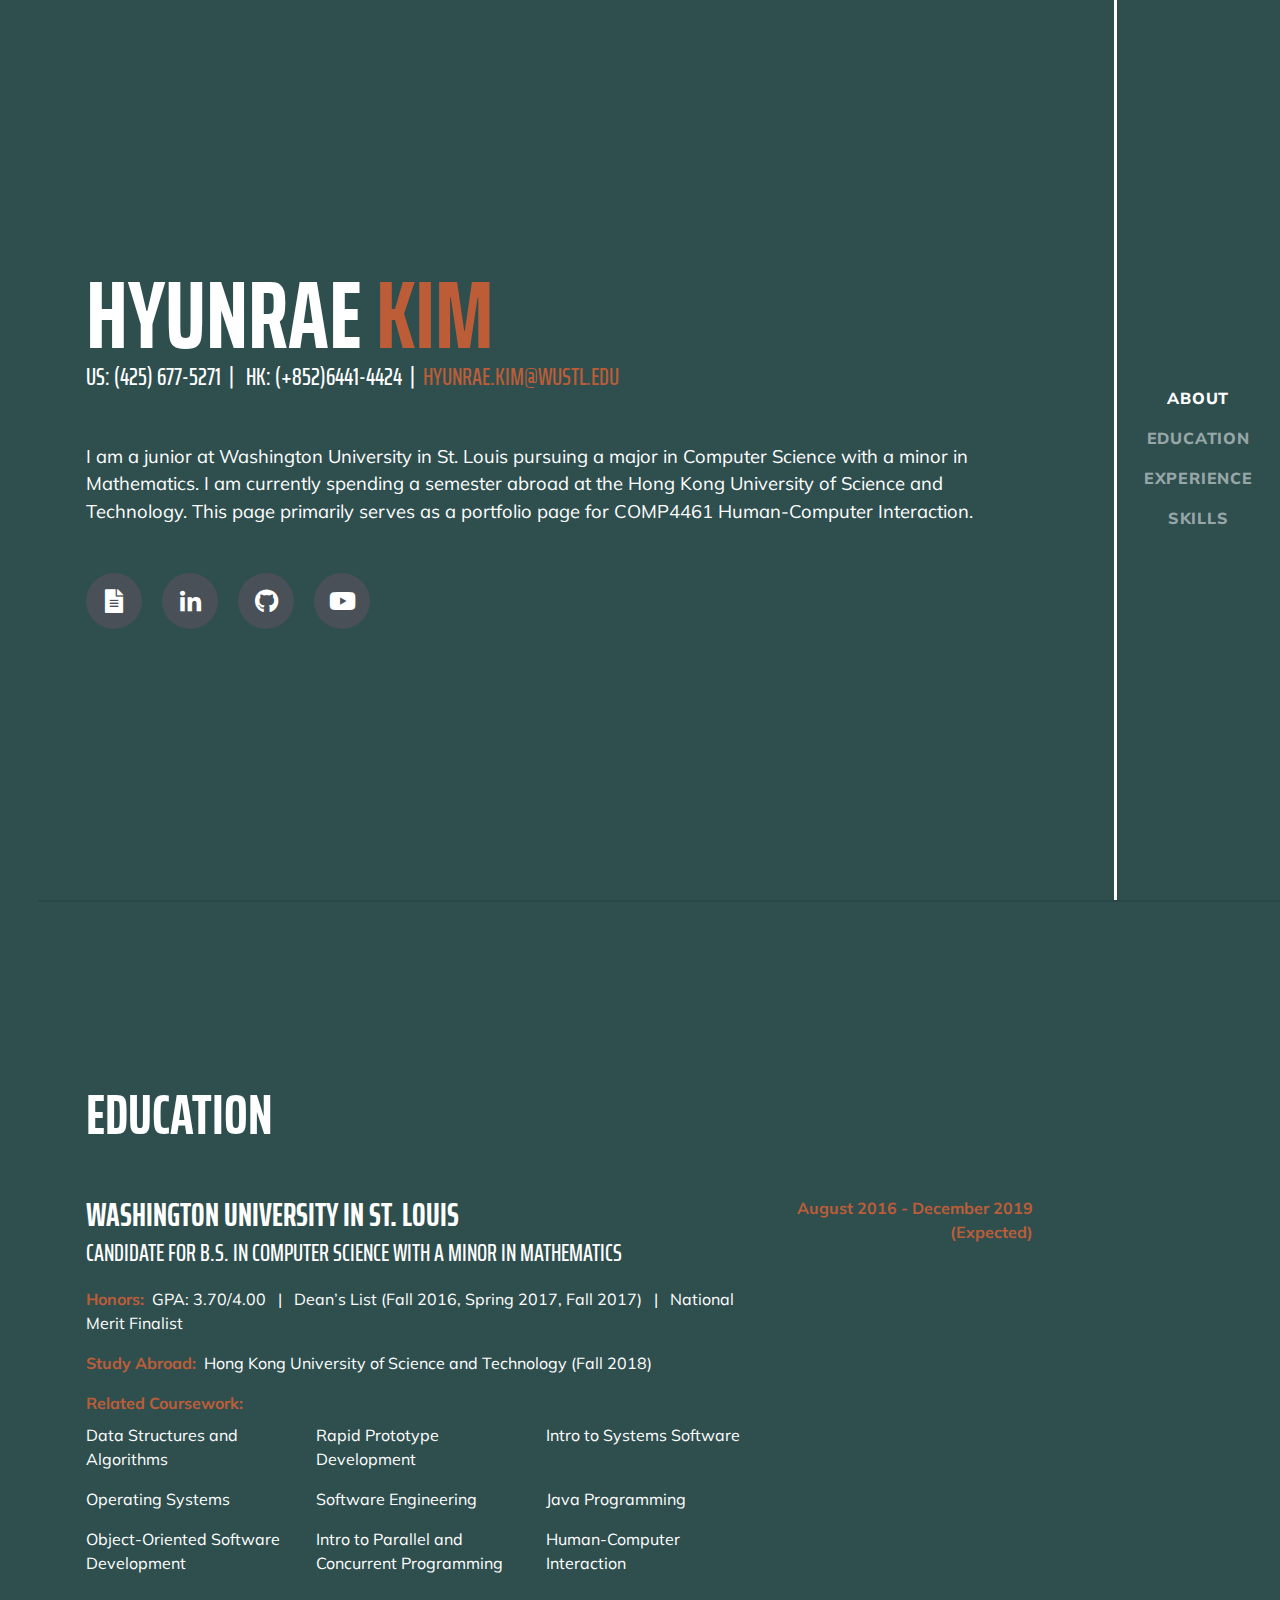
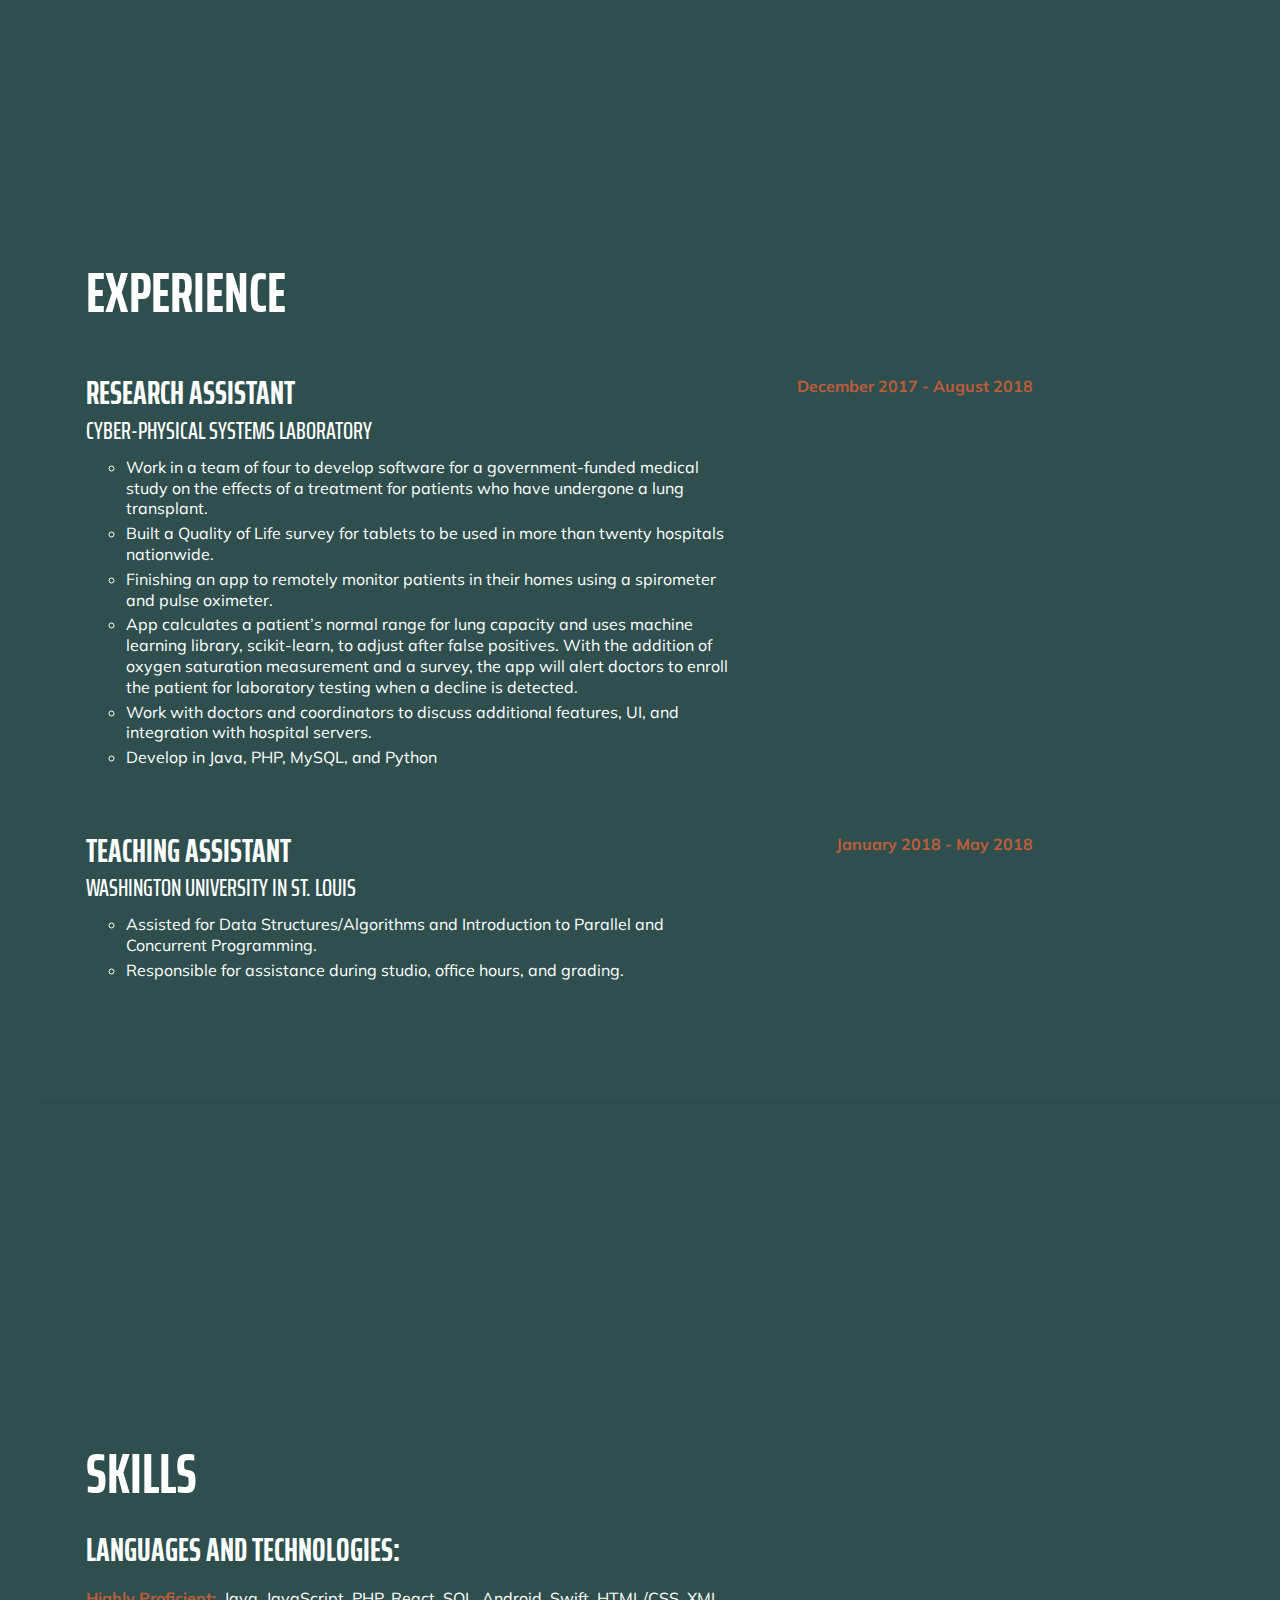
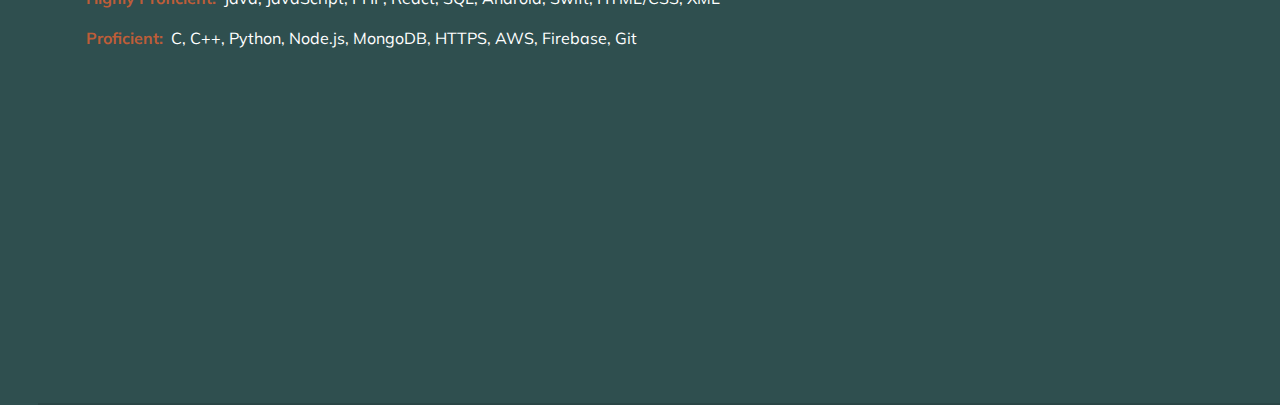
<file: index.html>
<!DOCTYPE html>
<html lang="en">

  <head>

    <meta charset="utf-8">
    <meta name="viewport" content="width=device-width, initial-scale=1, shrink-to-fit=no">
    <meta name="description" content="">
    <meta name="author" content="">

    <title>Hyunrae Kim</title>

    <!-- Bootstrap core CSS -->
    <link href="vendor/bootstrap/css/bootstrap.min.css" rel="stylesheet">
    <link rel="stylesheet" href="https://cdnjs.cloudflare.com/ajax/libs/font-awesome/4.7.0/css/font-awesome.min.css">
  <!-- Custom fonts for this template -->
    <link href="https://fonts.googleapis.com/css?family=Saira+Extra+Condensed:500,700" rel="stylesheet">
    <link href="https://fonts.googleapis.com/css?family=Muli:400,400i,800,800i" rel="stylesheet">
    <link href="vendor/fontawesome-free/css/all.min.css" rel="stylesheet">

    <!-- Custom styles for this template -->
    <link href="css/resume.css" rel="stylesheet">

  </head>

  <body id="page-top">

    <nav class="navbar navbar-expand-lg navbar-dark bg-primary fixed-top" id="sideNav">
      <a class="navbar-brand js-scroll-trigger" href="#page-top">
        <span class="d-block d-lg-none">Hyunrae Kim</span>
        <!-- <span class="d-none d-lg-block">
          <img class="img-fluid img-profile rounded-circle mx-auto mb-2" src="img/profile.jpg" alt="">
        </span> -->
      </a>
      <button class="navbar-toggler" type="button" data-toggle="collapse" data-target="#navbarSupportedContent" aria-controls="navbarSupportedContent" aria-expanded="false" aria-label="Toggle navigation">
        <span class="navbar-toggler-icon"></span>
      </button>
      <div class="collapse navbar-collapse" id="navbarSupportedContent">
        <ul class="navbar-nav">
          <!-- <img style="margin-left: auto; margin-right: auto;" src="img/cube.gif" width=70 height=70> -->
          <li class="nav-item">
            <a class="nav-link js-scroll-trigger" href="#about">About</a>
          </li>
          <li class="nav-item">
            <a class="nav-link js-scroll-trigger" href="#education">Education</a>
          </li>
          <li class="nav-item">
            <a class="nav-link js-scroll-trigger" href="#experience">Experience</a>
          </li>
          <!-- <li class="nav-item">
            <a class="nav-link js-scroll-trigger" href="#bar">Barvel</a>
          </li> -->
          <li class="nav-item">
            <a class="nav-link js-scroll-trigger" href="#skills">Skills</a>
          </li>
        </ul>
      </div>
    </nav>

    <div class="container-fluid p-0">

      <section class="resume-section p-3 p-lg-5 d-flex d-column" id="about">
        <div class="my-auto">
          <h1 class="mb-0">Hyunrae
            <span class="text-primary">Kim</span>
          </h1>
          <div class="subheading mb-5"> US: (425) 677-5271 &nbsp| &nbsp HK: (+852)6441-4424 &nbsp|&nbsp
            <a href="mailto:hyunrae.kim@wustl.edu">hyunrae.kim@wustl.edu</a>
          </div>
          <p class="lead mb-5">I am a junior at Washington University in St. Louis pursuing a major in Computer Science with a minor in Mathematics. I am currently spending a semester abroad at the Hong Kong University of Science and Technology. This page primarily serves as a portfolio page for COMP4461 Human-Computer Interaction.</p>
          <div class="social-icons">
            <a href="./files/Hyunrae Kim Resume.pdf" download target="_blank">
              <i class="fa fa-file-text"></i>
            </a>
            <a href="https://www.linkedin.com/in/hyunrae/" target="_blank">
              <i class="fab fa-linkedin-in" ></i>
            </a>
            <a href="https://github.com/hyunraekim" target="_blank">
              <i class="fab fa-github"></i>
            </a>
            <a href="https://www.youtube.com/channel/UC1su5XtsVKlHKLYLDJiJI3Q?" target="_blank">
              <i class="fab fa-youtube"></i>
            </a>
          </div>
        </div>
      </section>

      <hr class="m-0">



      <hr class="m-0">

      <section class="resume-section p-3 p-lg-5 d-flex flex-column" id="education">
        <div class="my-auto">
          <h2 class="mb-5">Education</h2>

          <div class="resume-item d-flex flex-column flex-md-row mb-5">
            <div class="resume-content mr-auto">
              <h3 class="mb-0">Washington University in St. Louis</h3>
              <div class="subheading mb-3">Candidate for B.S. in Computer Science with a Minor in Mathematics</div>

              <div class="mb-3"><span class="text-primary">Honors:</span>&nbsp GPA: 3.70/4.00 &nbsp | &nbsp Dean’s List (Fall 2016, Spring 2017, Fall 2017) &nbsp | &nbsp National Merit Finalist </div>
              <div class="mb-3"><span class="text-primary">Study Abroad:</span>&nbsp Hong Kong University of Science and Technology (Fall 2018)</div>

              <div> <div class="text-primary mb-2">Related Coursework:</div>
                <div class="row mb-3">
                    <li class="col-sm-4 course"> Data Structures and Algorithms </li>
                    <li class="col-sm-4 course"> Rapid Prototype Development </li>
                    <li class="col-sm-4 course"> Intro to Systems Software </li>
                </div>

                <div class="row mb-3">
                    <li class="col-sm-4 course"> Operating Systems </li>
                    <li class="col-sm-4 course"> Software Engineering </li>
                    <li class="col-sm-4 course"> Java Programming </li>
                </div>

                <div class="row mb-0">
                    <li class="col-sm-4 course"> Object-Oriented Software Development </li>
                    <li class="col-sm-4 course"> Intro to Parallel and Concurrent Programming </li>
                    <li class="col-sm-4 course"> Human-Computer Interaction </li>
                </div>

              </div>
            </div>
            <div class="resume-date text-md-right">
              <span class="text-primary">August 2016 - December 2019 (Expected)</span>
            </div>
          </div>



        </div>
      </section>


      <section class="resume-section p-3 p-lg-5 d-flex flex-column" id="experience">
        <div class="my-auto">
          <h2 class="mb-5">Experience</h2>

          <div class="resume-item d-flex flex-column flex-md-row mb-5">
            <div class="resume-content mr-auto">
              <h3 class="mb-0">Research Assistant</h3>
              <div class="subheading mb-2">Cyber-Physical Systems Laboratory</div>
              <ul class="list-normal">
                <li class="mb-1">Work in a team of four to develop software for a government-funded medical study on the effects of a
              treatment for patients who have undergone a lung transplant.</li>
                <li class="mb-1">Built a Quality of Life survey for tablets to be used in more than twenty hospitals nationwide.</li>
                 <li class="mb-1">Finishing an app to remotely monitor patients in their homes using a spirometer and pulse oximeter.</li>
                 <li class="mb-1">App calculates a patient’s normal range for lung capacity and uses machine learning library, scikit-learn, to
              adjust after false positives. With the addition of oxygen saturation measurement and a survey, the app will alert
              doctors to enroll the patient for laboratory testing when a decline is detected.</li>
                 <li class="mb-1">Work with doctors and coordinators to discuss additional features, UI, and integration with hospital servers.</li>
                 <li class="mb-1">Develop in Java, PHP, MySQL, and Python</li>
              </ul>
            </div>
            <div class="resume-date text-md-right">
              <span class="text-primary">December 2017 - August 2018</span>
            </div>
          </div>

          <div class="resume-item d-flex flex-column flex-md-row mb-5">
            <div class="resume-content mr-auto">
              <h3 class="mb-0">Teaching Assistant</h3>
              <div class="subheading mb-2">Washington University in St. Louis</div>
              <ul class="list-normal">
                 <li class="mb-1">Assisted for Data Structures/Algorithms and Introduction to Parallel and Concurrent Programming.</li>
                 <li class="mb-1">Responsible for assistance during studio, office hours, and grading.</li>
              </ul>
            </div>
            <div class="resume-date text-md-right">
              <span class="text-primary">January 2018 - May 2018</span>
            </div>
          </div>


        </div>

      </section>


      <hr class="m-0">


      <section class="resume-section p-3 p-lg-5 d-flex flex-column" id="skills">
        <div class="my-auto">
          <h2 class="mb-4">Skills</h2>

          <h3 class="mb-3">Languages and Technologies: </h3>
          <div class="mb-3"><span class="text-primary">Highly Proficient:</span>&nbsp Java, JavaScript, PHP, React, SQL, Android, Swift, HTML/CSS, XML </div>
          <div class="mb-3"><span class="text-primary">Proficient:</span>&nbsp  C, C++, Python, Node.js, MongoDB, HTTPS, AWS, Firebase, Git</div>



        </div>
      </section>

      <hr class="m-0">

      <hr class="m-0">



    </div>

    <!-- Bootstrap core JavaScript -->
    <script src="vendor/jquery/jquery.min.js"></script>
    <script src="vendor/bootstrap/js/bootstrap.bundle.min.js"></script>

    <!-- Plugin JavaScript -->
    <script src="vendor/jquery-easing/jquery.easing.min.js"></script>

    <!-- Custom scripts for this template -->
    <script src="js/resume.min.js"></script>

  </body>

</html>
</file>
<file: vendor/fontawesome-free/css/all.min.css>
/*!
 * Font Awesome Free 5.2.0 by @fontawesome - https://fontawesome.com
 * License - https://fontawesome.com/license (Icons: CC BY 4.0, Fonts: SIL OFL 1.1, Code: MIT License)
 */
.fa,.fab,.fal,.far,.fas{-moz-osx-font-smoothing:grayscale;-webkit-font-smoothing:antialiased;display:inline-block;font-style:normal;font-variant:normal;text-rendering:auto;line-height:1}.fa-lg{font-size:1.33333em;line-height:.75em;vertical-align:-.0667em}.fa-xs{font-size:.75em}.fa-sm{font-size:.875em}.fa-1x{font-size:1em}.fa-2x{font-size:2em}.fa-3x{font-size:3em}.fa-4x{font-size:4em}.fa-5x{font-size:5em}.fa-6x{font-size:6em}.fa-7x{font-size:7em}.fa-8x{font-size:8em}.fa-9x{font-size:9em}.fa-10x{font-size:10em}.fa-fw{text-align:center;width:1.25em}.fa-ul{list-style-type:none;margin-left:2.5em;padding-left:0}.fa-ul>li{position:relative}.fa-li{left:-2em;position:absolute;text-align:center;width:2em;line-height:inherit}.fa-border{border:.08em solid #eee;border-radius:.1em;padding:.2em .25em .15em}.fa-pull-left{float:left}.fa-pull-right{float:right}.fa.fa-pull-left,.fab.fa-pull-left,.fal.fa-pull-left,.far.fa-pull-left,.fas.fa-pull-left{margin-right:.3em}.fa.fa-pull-right,.fab.fa-pull-right,.fal.fa-pull-right,.far.fa-pull-right,.fas.fa-pull-right{margin-left:.3em}.fa-spin{animation:a 2s infinite linear}.fa-pulse{animation:a 1s infinite steps(8)}@keyframes a{0%{transform:rotate(0deg)}to{transform:rotate(1turn)}}.fa-rotate-90{-ms-filter:"progid:DXImageTransform.Microsoft.BasicImage(rotation=1)";transform:rotate(90deg)}.fa-rotate-180{-ms-filter:"progid:DXImageTransform.Microsoft.BasicImage(rotation=2)";transform:rotate(180deg)}.fa-rotate-270{-ms-filter:"progid:DXImageTransform.Microsoft.BasicImage(rotation=3)";transform:rotate(270deg)}.fa-flip-horizontal{-ms-filter:"progid:DXImageTransform.Microsoft.BasicImage(rotation=0, mirror=1)";transform:scaleX(-1)}.fa-flip-vertical{transform:scaleY(-1)}.fa-flip-horizontal.fa-flip-vertical,.fa-flip-vertical{-ms-filter:"progid:DXImageTransform.Microsoft.BasicImage(rotation=2, mirror=1)"}.fa-flip-horizontal.fa-flip-vertical{transform:scale(-1)}:root .fa-flip-horizontal,:root .fa-flip-vertical,:root .fa-rotate-90,:root .fa-rotate-180,:root .fa-rotate-270{-webkit-filter:none;filter:none}.fa-stack{display:inline-block;height:2em;line-height:2em;position:relative;vertical-align:middle;width:2em}.fa-stack-1x,.fa-stack-2x{left:0;position:absolute;text-align:center;width:100%}.fa-stack-1x{line-height:inherit}.fa-stack-2x{font-size:2em}.fa-inverse{color:#fff}.fa-500px:before{content:"\f26e"}.fa-accessible-icon:before{content:"\f368"}.fa-accusoft:before{content:"\f369"}.fa-address-book:before{content:"\f2b9"}.fa-address-card:before{content:"\f2bb"}.fa-adjust:before{content:"\f042"}.fa-adn:before{content:"\f170"}.fa-adversal:before{content:"\f36a"}.fa-affiliatetheme:before{content:"\f36b"}.fa-air-freshener:before{content:"\f5d0"}.fa-algolia:before{content:"\f36c"}.fa-align-center:before{content:"\f037"}.fa-align-justify:before{content:"\f039"}.fa-align-left:before{content:"\f036"}.fa-align-right:before{content:"\f038"}.fa-allergies:before{content:"\f461"}.fa-amazon:before{content:"\f270"}.fa-amazon-pay:before{content:"\f42c"}.fa-ambulance:before{content:"\f0f9"}.fa-american-sign-language-interpreting:before{content:"\f2a3"}.fa-amilia:before{content:"\f36d"}.fa-anchor:before{content:"\f13d"}.fa-android:before{content:"\f17b"}.fa-angellist:before{content:"\f209"}.fa-angle-double-down:before{content:"\f103"}.fa-angle-double-left:before{content:"\f100"}.fa-angle-double-right:before{content:"\f101"}.fa-angle-double-up:before{content:"\f102"}.fa-angle-down:before{content:"\f107"}.fa-angle-left:before{content:"\f104"}.fa-angle-right:before{content:"\f105"}.fa-angle-up:before{content:"\f106"}.fa-angry:before{content:"\f556"}.fa-angrycreative:before{content:"\f36e"}.fa-angular:before{content:"\f420"}.fa-app-store:before{content:"\f36f"}.fa-app-store-ios:before{content:"\f370"}.fa-apper:before{content:"\f371"}.fa-apple:before{content:"\f179"}.fa-apple-alt:before{content:"\f5d1"}.fa-apple-pay:before{content:"\f415"}.fa-archive:before{content:"\f187"}.fa-archway:before{content:"\f557"}.fa-arrow-alt-circle-down:before{content:"\f358"}.fa-arrow-alt-circle-left:before{content:"\f359"}.fa-arrow-alt-circle-right:before{content:"\f35a"}.fa-arrow-alt-circle-up:before{content:"\f35b"}.fa-arrow-circle-down:before{content:"\f0ab"}.fa-arrow-circle-left:before{content:"\f0a8"}.fa-arrow-circle-right:before{content:"\f0a9"}.fa-arrow-circle-up:before{content:"\f0aa"}.fa-arrow-down:before{content:"\f063"}.fa-arrow-left:before{content:"\f060"}.fa-arrow-right:before{content:"\f061"}.fa-arrow-up:before{content:"\f062"}.fa-arrows-alt:before{content:"\f0b2"}.fa-arrows-alt-h:before{content:"\f337"}.fa-arrows-alt-v:before{content:"\f338"}.fa-assistive-listening-systems:before{content:"\f2a2"}.fa-asterisk:before{content:"\f069"}.fa-asymmetrik:before{content:"\f372"}.fa-at:before{content:"\f1fa"}.fa-atlas:before{content:"\f558"}.fa-atom:before{content:"\f5d2"}.fa-audible:before{content:"\f373"}.fa-audio-description:before{content:"\f29e"}.fa-autoprefixer:before{content:"\f41c"}.fa-avianex:before{content:"\f374"}.fa-aviato:before{content:"\f421"}.fa-award:before{content:"\f559"}.fa-aws:before{content:"\f375"}.fa-backspace:before{content:"\f55a"}.fa-backward:before{content:"\f04a"}.fa-balance-scale:before{content:"\f24e"}.fa-ban:before{content:"\f05e"}.fa-band-aid:before{content:"\f462"}.fa-bandcamp:before{content:"\f2d5"}.fa-barcode:before{content:"\f02a"}.fa-bars:before{content:"\f0c9"}.fa-baseball-ball:before{content:"\f433"}.fa-basketball-ball:before{content:"\f434"}.fa-bath:before{content:"\f2cd"}.fa-battery-empty:before{content:"\f244"}.fa-battery-full:before{content:"\f240"}.fa-battery-half:before{content:"\f242"}.fa-battery-quarter:before{content:"\f243"}.fa-battery-three-quarters:before{content:"\f241"}.fa-bed:before{content:"\f236"}.fa-beer:before{content:"\f0fc"}.fa-behance:before{content:"\f1b4"}.fa-behance-square:before{content:"\f1b5"}.fa-bell:before{content:"\f0f3"}.fa-bell-slash:before{content:"\f1f6"}.fa-bezier-curve:before{content:"\f55b"}.fa-bicycle:before{content:"\f206"}.fa-bimobject:before{content:"\f378"}.fa-binoculars:before{content:"\f1e5"}.fa-birthday-cake:before{content:"\f1fd"}.fa-bitbucket:before{content:"\f171"}.fa-bitcoin:before{content:"\f379"}.fa-bity:before{content:"\f37a"}.fa-black-tie:before{content:"\f27e"}.fa-blackberry:before{content:"\f37b"}.fa-blender:before{content:"\f517"}.fa-blind:before{content:"\f29d"}.fa-blogger:before{content:"\f37c"}.fa-blogger-b:before{content:"\f37d"}.fa-bluetooth:before{content:"\f293"}.fa-bluetooth-b:before{content:"\f294"}.fa-bold:before{content:"\f032"}.fa-bolt:before{content:"\f0e7"}.fa-bomb:before{content:"\f1e2"}.fa-bone:before{content:"\f5d7"}.fa-bong:before{content:"\f55c"}.fa-book:before{content:"\f02d"}.fa-book-open:before{content:"\f518"}.fa-book-reader:before{content:"\f5da"}.fa-bookmark:before{content:"\f02e"}.fa-bowling-ball:before{content:"\f436"}.fa-box:before{content:"\f466"}.fa-box-open:before{content:"\f49e"}.fa-boxes:before{content:"\f468"}.fa-braille:before{content:"\f2a1"}.fa-brain:before{content:"\f5dc"}.fa-briefcase:before{content:"\f0b1"}.fa-briefcase-medical:before{content:"\f469"}.fa-broadcast-tower:before{content:"\f519"}.fa-broom:before{content:"\f51a"}.fa-brush:before{content:"\f55d"}.fa-btc:before{content:"\f15a"}.fa-bug:before{content:"\f188"}.fa-building:before{content:"\f1ad"}.fa-bullhorn:before{content:"\f0a1"}.fa-bullseye:before{content:"\f140"}.fa-burn:before{content:"\f46a"}.fa-buromobelexperte:before{content:"\f37f"}.fa-bus:before{content:"\f207"}.fa-bus-alt:before{content:"\f55e"}.fa-buysellads:before{content:"\f20d"}.fa-calculator:before{content:"\f1ec"}.fa-calendar:before{content:"\f133"}.fa-calendar-alt:before{content:"\f073"}.fa-calendar-check:before{content:"\f274"}.fa-calendar-minus:before{content:"\f272"}.fa-calendar-plus:before{content:"\f271"}.fa-calendar-times:before{content:"\f273"}.fa-camera:before{content:"\f030"}.fa-camera-retro:before{content:"\f083"}.fa-cannabis:before{content:"\f55f"}.fa-capsules:before{content:"\f46b"}.fa-car:before{content:"\f1b9"}.fa-car-alt:before{content:"\f5de"}.fa-car-battery:before{content:"\f5df"}.fa-car-crash:before{content:"\f5e1"}.fa-car-side:before{content:"\f5e4"}.fa-caret-down:before{content:"\f0d7"}.fa-caret-left:before{content:"\f0d9"}.fa-caret-right:before{content:"\f0da"}.fa-caret-square-down:before{content:"\f150"}.fa-caret-square-left:before{content:"\f191"}.fa-caret-square-right:before{content:"\f152"}.fa-caret-square-up:before{content:"\f151"}.fa-caret-up:before{content:"\f0d8"}.fa-cart-arrow-down:before{content:"\f218"}.fa-cart-plus:before{content:"\f217"}.fa-cc-amazon-pay:before{content:"\f42d"}.fa-cc-amex:before{content:"\f1f3"}.fa-cc-apple-pay:before{content:"\f416"}.fa-cc-diners-club:before{content:"\f24c"}.fa-cc-discover:before{content:"\f1f2"}.fa-cc-jcb:before{content:"\f24b"}.fa-cc-mastercard:before{content:"\f1f1"}.fa-cc-paypal:before{content:"\f1f4"}.fa-cc-stripe:before{content:"\f1f5"}.fa-cc-visa:before{content:"\f1f0"}.fa-centercode:before{content:"\f380"}.fa-certificate:before{content:"\f0a3"}.fa-chalkboard:before{content:"\f51b"}.fa-chalkboard-teacher:before{content:"\f51c"}.fa-charging-station:before{content:"\f5e7"}.fa-chart-area:before{content:"\f1fe"}.fa-chart-bar:before{content:"\f080"}.fa-chart-line:before{content:"\f201"}.fa-chart-pie:before{content:"\f200"}.fa-check:before{content:"\f00c"}.fa-check-circle:before{content:"\f058"}.fa-check-double:before{content:"\f560"}.fa-check-square:before{content:"\f14a"}.fa-chess:before{content:"\f439"}.fa-chess-bishop:before{content:"\f43a"}.fa-chess-board:before{content:"\f43c"}.fa-chess-king:before{content:"\f43f"}.fa-chess-knight:before{content:"\f441"}.fa-chess-pawn:before{content:"\f443"}.fa-chess-queen:before{content:"\f445"}.fa-chess-rook:before{content:"\f447"}.fa-chevron-circle-down:before{content:"\f13a"}.fa-chevron-circle-left:before{content:"\f137"}.fa-chevron-circle-right:before{content:"\f138"}.fa-chevron-circle-up:before{content:"\f139"}.fa-chevron-down:before{content:"\f078"}.fa-chevron-left:before{content:"\f053"}.fa-chevron-right:before{content:"\f054"}.fa-chevron-up:before{content:"\f077"}.fa-child:before{content:"\f1ae"}.fa-chrome:before{content:"\f268"}.fa-church:before{content:"\f51d"}.fa-circle:before{content:"\f111"}.fa-circle-notch:before{content:"\f1ce"}.fa-clipboard:before{content:"\f328"}.fa-clipboard-check:before{content:"\f46c"}.fa-clipboard-list:before{content:"\f46d"}.fa-clock:before{content:"\f017"}.fa-clone:before{content:"\f24d"}.fa-closed-captioning:before{content:"\f20a"}.fa-cloud:before{content:"\f0c2"}.fa-cloud-download-alt:before{content:"\f381"}.fa-cloud-upload-alt:before{content:"\f382"}.fa-cloudscale:before{content:"\f383"}.fa-cloudsmith:before{content:"\f384"}.fa-cloudversify:before{content:"\f385"}.fa-cocktail:before{content:"\f561"}.fa-code:before{content:"\f121"}.fa-code-branch:before{content:"\f126"}.fa-codepen:before{content:"\f1cb"}.fa-codiepie:before{content:"\f284"}.fa-coffee:before{content:"\f0f4"}.fa-cog:before{content:"\f013"}.fa-cogs:before{content:"\f085"}.fa-coins:before{content:"\f51e"}.fa-columns:before{content:"\f0db"}.fa-comment:before{content:"\f075"}.fa-comment-alt:before{content:"\f27a"}.fa-comment-dots:before{content:"\f4ad"}.fa-comment-slash:before{content:"\f4b3"}.fa-comments:before{content:"\f086"}.fa-compact-disc:before{content:"\f51f"}.fa-compass:before{content:"\f14e"}.fa-compress:before{content:"\f066"}.fa-concierge-bell:before{content:"\f562"}.fa-connectdevelop:before{content:"\f20e"}.fa-contao:before{content:"\f26d"}.fa-cookie:before{content:"\f563"}.fa-cookie-bite:before{content:"\f564"}.fa-copy:before{content:"\f0c5"}.fa-copyright:before{content:"\f1f9"}.fa-couch:before{content:"\f4b8"}.fa-cpanel:before{content:"\f388"}.fa-creative-commons:before{content:"\f25e"}.fa-creative-commons-by:before{content:"\f4e7"}.fa-creative-commons-nc:before{content:"\f4e8"}.fa-creative-commons-nc-eu:before{content:"\f4e9"}.fa-creative-commons-nc-jp:before{content:"\f4ea"}.fa-creative-commons-nd:before{content:"\f4eb"}.fa-creative-commons-pd:before{content:"\f4ec"}.fa-creative-commons-pd-alt:before{content:"\f4ed"}.fa-creative-commons-remix:before{content:"\f4ee"}.fa-creative-commons-sa:before{content:"\f4ef"}.fa-creative-commons-sampling:before{content:"\f4f0"}.fa-creative-commons-sampling-plus:before{content:"\f4f1"}.fa-creative-commons-share:before{content:"\f4f2"}.fa-credit-card:before{content:"\f09d"}.fa-crop:before{content:"\f125"}.fa-crop-alt:before{content:"\f565"}.fa-crosshairs:before{content:"\f05b"}.fa-crow:before{content:"\f520"}.fa-crown:before{content:"\f521"}.fa-css3:before{content:"\f13c"}.fa-css3-alt:before{content:"\f38b"}.fa-cube:before{content:"\f1b2"}.fa-cubes:before{content:"\f1b3"}.fa-cut:before{content:"\f0c4"}.fa-cuttlefish:before{content:"\f38c"}.fa-d-and-d:before{content:"\f38d"}.fa-dashcube:before{content:"\f210"}.fa-database:before{content:"\f1c0"}.fa-deaf:before{content:"\f2a4"}.fa-delicious:before{content:"\f1a5"}.fa-deploydog:before{content:"\f38e"}.fa-deskpro:before{content:"\f38f"}.fa-desktop:before{content:"\f108"}.fa-deviantart:before{content:"\f1bd"}.fa-diagnoses:before{content:"\f470"}.fa-dice:before{content:"\f522"}.fa-dice-five:before{content:"\f523"}.fa-dice-four:before{content:"\f524"}.fa-dice-one:before{content:"\f525"}.fa-dice-six:before{content:"\f526"}.fa-dice-three:before{content:"\f527"}.fa-dice-two:before{content:"\f528"}.fa-digg:before{content:"\f1a6"}.fa-digital-ocean:before{content:"\f391"}.fa-digital-tachograph:before{content:"\f566"}.fa-directions:before{content:"\f5eb"}.fa-discord:before{content:"\f392"}.fa-discourse:before{content:"\f393"}.fa-divide:before{content:"\f529"}.fa-dizzy:before{content:"\f567"}.fa-dna:before{content:"\f471"}.fa-dochub:before{content:"\f394"}.fa-docker:before{content:"\f395"}.fa-dollar-sign:before{content:"\f155"}.fa-dolly:before{content:"\f472"}.fa-dolly-flatbed:before{content:"\f474"}.fa-donate:before{content:"\f4b9"}.fa-door-closed:before{content:"\f52a"}.fa-door-open:before{content:"\f52b"}.fa-dot-circle:before{content:"\f192"}.fa-dove:before{content:"\f4ba"}.fa-download:before{content:"\f019"}.fa-draft2digital:before{content:"\f396"}.fa-drafting-compass:before{content:"\f568"}.fa-draw-polygon:before{content:"\f5ee"}.fa-dribbble:before{content:"\f17d"}.fa-dribbble-square:before{content:"\f397"}.fa-dropbox:before{content:"\f16b"}.fa-drum:before{content:"\f569"}.fa-drum-steelpan:before{content:"\f56a"}.fa-drupal:before{content:"\f1a9"}.fa-dumbbell:before{content:"\f44b"}.fa-dyalog:before{content:"\f399"}.fa-earlybirds:before{content:"\f39a"}.fa-ebay:before{content:"\f4f4"}.fa-edge:before{content:"\f282"}.fa-edit:before{content:"\f044"}.fa-eject:before{content:"\f052"}.fa-elementor:before{content:"\f430"}.fa-ellipsis-h:before{content:"\f141"}.fa-ellipsis-v:before{content:"\f142"}.fa-ello:before{content:"\f5f1"}.fa-ember:before{content:"\f423"}.fa-empire:before{content:"\f1d1"}.fa-envelope:before{content:"\f0e0"}.fa-envelope-open:before{content:"\f2b6"}.fa-envelope-square:before{content:"\f199"}.fa-envira:before{content:"\f299"}.fa-equals:before{content:"\f52c"}.fa-eraser:before{content:"\f12d"}.fa-erlang:before{content:"\f39d"}.fa-ethereum:before{content:"\f42e"}.fa-etsy:before{content:"\f2d7"}.fa-euro-sign:before{content:"\f153"}.fa-exchange-alt:before{content:"\f362"}.fa-exclamation:before{content:"\f12a"}.fa-exclamation-circle:before{content:"\f06a"}.fa-exclamation-triangle:before{content:"\f071"}.fa-expand:before{content:"\f065"}.fa-expand-arrows-alt:before{content:"\f31e"}.fa-expeditedssl:before{content:"\f23e"}.fa-external-link-alt:before{content:"\f35d"}.fa-external-link-square-alt:before{content:"\f360"}.fa-eye:before{content:"\f06e"}.fa-eye-dropper:before{content:"\f1fb"}.fa-eye-slash:before{content:"\f070"}.fa-facebook:before{content:"\f09a"}.fa-facebook-f:before{content:"\f39e"}.fa-facebook-messenger:before{content:"\f39f"}.fa-facebook-square:before{content:"\f082"}.fa-fast-backward:before{content:"\f049"}.fa-fast-forward:before{content:"\f050"}.fa-fax:before{content:"\f1ac"}.fa-feather:before{content:"\f52d"}.fa-feather-alt:before{content:"\f56b"}.fa-female:before{content:"\f182"}.fa-fighter-jet:before{content:"\f0fb"}.fa-file:before{content:"\f15b"}.fa-file-alt:before{content:"\f15c"}.fa-file-archive:before{content:"\f1c6"}.fa-file-audio:before{content:"\f1c7"}.fa-file-code:before{content:"\f1c9"}.fa-file-contract:before{content:"\f56c"}.fa-file-download:before{content:"\f56d"}.fa-file-excel:before{content:"\f1c3"}.fa-file-export:before{content:"\f56e"}.fa-file-image:before{content:"\f1c5"}.fa-file-import:before{content:"\f56f"}.fa-file-invoice:before{content:"\f570"}.fa-file-invoice-dollar:before{content:"\f571"}.fa-file-medical:before{content:"\f477"}.fa-file-medical-alt:before{content:"\f478"}.fa-file-pdf:before{content:"\f1c1"}.fa-file-powerpoint:before{content:"\f1c4"}.fa-file-prescription:before{content:"\f572"}.fa-file-signature:before{content:"\f573"}.fa-file-upload:before{content:"\f574"}.fa-file-video:before{content:"\f1c8"}.fa-file-word:before{content:"\f1c2"}.fa-fill:before{content:"\f575"}.fa-fill-drip:before{content:"\f576"}.fa-film:before{content:"\f008"}.fa-filter:before{content:"\f0b0"}.fa-fingerprint:before{content:"\f577"}.fa-fire:before{content:"\f06d"}.fa-fire-extinguisher:before{content:"\f134"}.fa-firefox:before{content:"\f269"}.fa-first-aid:before{content:"\f479"}.fa-first-order:before{content:"\f2b0"}.fa-first-order-alt:before{content:"\f50a"}.fa-firstdraft:before{content:"\f3a1"}.fa-fish:before{content:"\f578"}.fa-flag:before{content:"\f024"}.fa-flag-checkered:before{content:"\f11e"}.fa-flask:before{content:"\f0c3"}.fa-flickr:before{content:"\f16e"}.fa-flipboard:before{content:"\f44d"}.fa-flushed:before{content:"\f579"}.fa-fly:before{content:"\f417"}.fa-folder:before{content:"\f07b"}.fa-folder-open:before{content:"\f07c"}.fa-font:before{content:"\f031"}.fa-font-awesome:before{content:"\f2b4"}.fa-font-awesome-alt:before{content:"\f35c"}.fa-font-awesome-flag:before{content:"\f425"}.fa-font-awesome-logo-full:before{content:"\f4e6"}.fa-fonticons:before{content:"\f280"}.fa-fonticons-fi:before{content:"\f3a2"}.fa-football-ball:before{content:"\f44e"}.fa-fort-awesome:before{content:"\f286"}.fa-fort-awesome-alt:before{content:"\f3a3"}.fa-forumbee:before{content:"\f211"}.fa-forward:before{content:"\f04e"}.fa-foursquare:before{content:"\f180"}.fa-free-code-camp:before{content:"\f2c5"}.fa-freebsd:before{content:"\f3a4"}.fa-frog:before{content:"\f52e"}.fa-frown:before{content:"\f119"}.fa-frown-open:before{content:"\f57a"}.fa-fulcrum:before{content:"\f50b"}.fa-futbol:before{content:"\f1e3"}.fa-galactic-republic:before{content:"\f50c"}.fa-galactic-senate:before{content:"\f50d"}.fa-gamepad:before{content:"\f11b"}.fa-gas-pump:before{content:"\f52f"}.fa-gavel:before{content:"\f0e3"}.fa-gem:before{content:"\f3a5"}.fa-genderless:before{content:"\f22d"}.fa-get-pocket:before{content:"\f265"}.fa-gg:before{content:"\f260"}.fa-gg-circle:before{content:"\f261"}.fa-gift:before{content:"\f06b"}.fa-git:before{content:"\f1d3"}.fa-git-square:before{content:"\f1d2"}.fa-github:before{content:"\f09b"}.fa-github-alt:before{content:"\f113"}.fa-github-square:before{content:"\f092"}.fa-gitkraken:before{content:"\f3a6"}.fa-gitlab:before{content:"\f296"}.fa-gitter:before{content:"\f426"}.fa-glass-martini:before{content:"\f000"}.fa-glass-martini-alt:before{content:"\f57b"}.fa-glasses:before{content:"\f530"}.fa-glide:before{content:"\f2a5"}.fa-glide-g:before{content:"\f2a6"}.fa-globe:before{content:"\f0ac"}.fa-globe-africa:before{content:"\f57c"}.fa-globe-americas:before{content:"\f57d"}.fa-globe-asia:before{content:"\f57e"}.fa-gofore:before{content:"\f3a7"}.fa-golf-ball:before{content:"\f450"}.fa-goodreads:before{content:"\f3a8"}.fa-goodreads-g:before{content:"\f3a9"}.fa-google:before{content:"\f1a0"}.fa-google-drive:before{content:"\f3aa"}.fa-google-play:before{content:"\f3ab"}.fa-google-plus:before{content:"\f2b3"}.fa-google-plus-g:before{content:"\f0d5"}.fa-google-plus-square:before{content:"\f0d4"}.fa-google-wallet:before{content:"\f1ee"}.fa-graduation-cap:before{content:"\f19d"}.fa-gratipay:before{content:"\f184"}.fa-grav:before{content:"\f2d6"}.fa-greater-than:before{content:"\f531"}.fa-greater-than-equal:before{content:"\f532"}.fa-grimace:before{content:"\f57f"}.fa-grin:before{content:"\f580"}.fa-grin-alt:before{content:"\f581"}.fa-grin-beam:before{content:"\f582"}.fa-grin-beam-sweat:before{content:"\f583"}.fa-grin-hearts:before{content:"\f584"}.fa-grin-squint:before{content:"\f585"}.fa-grin-squint-tears:before{content:"\f586"}.fa-grin-stars:before{content:"\f587"}.fa-grin-tears:before{content:"\f588"}.fa-grin-tongue:before{content:"\f589"}.fa-grin-tongue-squint:before{content:"\f58a"}.fa-grin-tongue-wink:before{content:"\f58b"}.fa-grin-wink:before{content:"\f58c"}.fa-grip-horizontal:before{content:"\f58d"}.fa-grip-vertical:before{content:"\f58e"}.fa-gripfire:before{content:"\f3ac"}.fa-grunt:before{content:"\f3ad"}.fa-gulp:before{content:"\f3ae"}.fa-h-square:before{content:"\f0fd"}.fa-hacker-news:before{content:"\f1d4"}.fa-hacker-news-square:before{content:"\f3af"}.fa-hackerrank:before{content:"\f5f7"}.fa-hand-holding:before{content:"\f4bd"}.fa-hand-holding-heart:before{content:"\f4be"}.fa-hand-holding-usd:before{content:"\f4c0"}.fa-hand-lizard:before{content:"\f258"}.fa-hand-paper:before{content:"\f256"}.fa-hand-peace:before{content:"\f25b"}.fa-hand-point-down:before{content:"\f0a7"}.fa-hand-point-left:before{content:"\f0a5"}.fa-hand-point-right:before{content:"\f0a4"}.fa-hand-point-up:before{content:"\f0a6"}.fa-hand-pointer:before{content:"\f25a"}.fa-hand-rock:before{content:"\f255"}.fa-hand-scissors:before{content:"\f257"}.fa-hand-spock:before{content:"\f259"}.fa-hands:before{content:"\f4c2"}.fa-hands-helping:before{content:"\f4c4"}.fa-handshake:before{content:"\f2b5"}.fa-hashtag:before{content:"\f292"}.fa-hdd:before{content:"\f0a0"}.fa-heading:before{content:"\f1dc"}.fa-headphones:before{content:"\f025"}.fa-headphones-alt:before{content:"\f58f"}.fa-headset:before{content:"\f590"}.fa-heart:before{content:"\f004"}.fa-heartbeat:before{content:"\f21e"}.fa-helicopter:before{content:"\f533"}.fa-highlighter:before{content:"\f591"}.fa-hips:before{content:"\f452"}.fa-hire-a-helper:before{content:"\f3b0"}.fa-history:before{content:"\f1da"}.fa-hockey-puck:before{content:"\f453"}.fa-home:before{content:"\f015"}.fa-hooli:before{content:"\f427"}.fa-hornbill:before{content:"\f592"}.fa-hospital:before{content:"\f0f8"}.fa-hospital-alt:before{content:"\f47d"}.fa-hospital-symbol:before{content:"\f47e"}.fa-hot-tub:before{content:"\f593"}.fa-hotel:before{content:"\f594"}.fa-hotjar:before{content:"\f3b1"}.fa-hourglass:before{content:"\f254"}.fa-hourglass-end:before{content:"\f253"}.fa-hourglass-half:before{content:"\f252"}.fa-hourglass-start:before{content:"\f251"}.fa-houzz:before{content:"\f27c"}.fa-html5:before{content:"\f13b"}.fa-hubspot:before{content:"\f3b2"}.fa-i-cursor:before{content:"\f246"}.fa-id-badge:before{content:"\f2c1"}.fa-id-card:before{content:"\f2c2"}.fa-id-card-alt:before{content:"\f47f"}.fa-image:before{content:"\f03e"}.fa-images:before{content:"\f302"}.fa-imdb:before{content:"\f2d8"}.fa-inbox:before{content:"\f01c"}.fa-indent:before{content:"\f03c"}.fa-industry:before{content:"\f275"}.fa-infinity:before{content:"\f534"}.fa-info:before{content:"\f129"}.fa-info-circle:before{content:"\f05a"}.fa-instagram:before{content:"\f16d"}.fa-internet-explorer:before{content:"\f26b"}.fa-ioxhost:before{content:"\f208"}.fa-italic:before{content:"\f033"}.fa-itunes:before{content:"\f3b4"}.fa-itunes-note:before{content:"\f3b5"}.fa-java:before{content:"\f4e4"}.fa-jedi-order:before{content:"\f50e"}.fa-jenkins:before{content:"\f3b6"}.fa-joget:before{content:"\f3b7"}.fa-joint:before{content:"\f595"}.fa-joomla:before{content:"\f1aa"}.fa-js:before{content:"\f3b8"}.fa-js-square:before{content:"\f3b9"}.fa-jsfiddle:before{content:"\f1cc"}.fa-kaggle:before{content:"\f5fa"}.fa-key:before{content:"\f084"}.fa-keybase:before{content:"\f4f5"}.fa-keyboard:before{content:"\f11c"}.fa-keycdn:before{content:"\f3ba"}.fa-kickstarter:before{content:"\f3bb"}.fa-kickstarter-k:before{content:"\f3bc"}.fa-kiss:before{content:"\f596"}.fa-kiss-beam:before{content:"\f597"}.fa-kiss-wink-heart:before{content:"\f598"}.fa-kiwi-bird:before{content:"\f535"}.fa-korvue:before{content:"\f42f"}.fa-language:before{content:"\f1ab"}.fa-laptop:before{content:"\f109"}.fa-laptop-code:before{content:"\f5fc"}.fa-laravel:before{content:"\f3bd"}.fa-lastfm:before{content:"\f202"}.fa-lastfm-square:before{content:"\f203"}.fa-laugh:before{content:"\f599"}.fa-laugh-beam:before{content:"\f59a"}.fa-laugh-squint:before{content:"\f59b"}.fa-laugh-wink:before{content:"\f59c"}.fa-layer-group:before{content:"\f5fd"}.fa-leaf:before{content:"\f06c"}.fa-leanpub:before{content:"\f212"}.fa-lemon:before{content:"\f094"}.fa-less:before{content:"\f41d"}.fa-less-than:before{content:"\f536"}.fa-less-than-equal:before{content:"\f537"}.fa-level-down-alt:before{content:"\f3be"}.fa-level-up-alt:before{content:"\f3bf"}.fa-life-ring:before{content:"\f1cd"}.fa-lightbulb:before{content:"\f0eb"}.fa-line:before{content:"\f3c0"}.fa-link:before{content:"\f0c1"}.fa-linkedin:before{content:"\f08c"}.fa-linkedin-in:before{content:"\f0e1"}.fa-linode:before{content:"\f2b8"}.fa-linux:before{content:"\f17c"}.fa-lira-sign:before{content:"\f195"}.fa-list:before{content:"\f03a"}.fa-list-alt:before{content:"\f022"}.fa-list-ol:before{content:"\f0cb"}.fa-list-ul:before{content:"\f0ca"}.fa-location-arrow:before{content:"\f124"}.fa-lock:before{content:"\f023"}.fa-lock-open:before{content:"\f3c1"}.fa-long-arrow-alt-down:before{content:"\f309"}.fa-long-arrow-alt-left:before{content:"\f30a"}.fa-long-arrow-alt-right:before{content:"\f30b"}.fa-long-arrow-alt-up:before{content:"\f30c"}.fa-low-vision:before{content:"\f2a8"}.fa-luggage-cart:before{content:"\f59d"}.fa-lyft:before{content:"\f3c3"}.fa-magento:before{content:"\f3c4"}.fa-magic:before{content:"\f0d0"}.fa-magnet:before{content:"\f076"}.fa-mailchimp:before{content:"\f59e"}.fa-male:before{content:"\f183"}.fa-mandalorian:before{content:"\f50f"}.fa-map:before{content:"\f279"}.fa-map-marked:before{content:"\f59f"}.fa-map-marked-alt:before{content:"\f5a0"}.fa-map-marker:before{content:"\f041"}.fa-map-marker-alt:before{content:"\f3c5"}.fa-map-pin:before{content:"\f276"}.fa-map-signs:before{content:"\f277"}.fa-markdown:before{content:"\f60f"}.fa-marker:before{content:"\f5a1"}.fa-mars:before{content:"\f222"}.fa-mars-double:before{content:"\f227"}.fa-mars-stroke:before{content:"\f229"}.fa-mars-stroke-h:before{content:"\f22b"}.fa-mars-stroke-v:before{content:"\f22a"}.fa-mastodon:before{content:"\f4f6"}.fa-maxcdn:before{content:"\f136"}.fa-medal:before{content:"\f5a2"}.fa-medapps:before{content:"\f3c6"}.fa-medium:before{content:"\f23a"}.fa-medium-m:before{content:"\f3c7"}.fa-medkit:before{content:"\f0fa"}.fa-medrt:before{content:"\f3c8"}.fa-meetup:before{content:"\f2e0"}.fa-megaport:before{content:"\f5a3"}.fa-meh:before{content:"\f11a"}.fa-meh-blank:before{content:"\f5a4"}.fa-meh-rolling-eyes:before{content:"\f5a5"}.fa-memory:before{content:"\f538"}.fa-mercury:before{content:"\f223"}.fa-microchip:before{content:"\f2db"}.fa-microphone:before{content:"\f130"}.fa-microphone-alt:before{content:"\f3c9"}.fa-microphone-alt-slash:before{content:"\f539"}.fa-microphone-slash:before{content:"\f131"}.fa-microscope:before{content:"\f610"}.fa-microsoft:before{content:"\f3ca"}.fa-minus:before{content:"\f068"}.fa-minus-circle:before{content:"\f056"}.fa-minus-square:before{content:"\f146"}.fa-mix:before{content:"\f3cb"}.fa-mixcloud:before{content:"\f289"}.fa-mizuni:before{content:"\f3cc"}.fa-mobile:before{content:"\f10b"}.fa-mobile-alt:before{content:"\f3cd"}.fa-modx:before{content:"\f285"}.fa-monero:before{content:"\f3d0"}.fa-money-bill:before{content:"\f0d6"}.fa-money-bill-alt:before{content:"\f3d1"}.fa-money-bill-wave:before{content:"\f53a"}.fa-money-bill-wave-alt:before{content:"\f53b"}.fa-money-check:before{content:"\f53c"}.fa-money-check-alt:before{content:"\f53d"}.fa-monument:before{content:"\f5a6"}.fa-moon:before{content:"\f186"}.fa-mortar-pestle:before{content:"\f5a7"}.fa-motorcycle:before{content:"\f21c"}.fa-mouse-pointer:before{content:"\f245"}.fa-music:before{content:"\f001"}.fa-napster:before{content:"\f3d2"}.fa-neos:before{content:"\f612"}.fa-neuter:before{content:"\f22c"}.fa-newspaper:before{content:"\f1ea"}.fa-nimblr:before{content:"\f5a8"}.fa-nintendo-switch:before{content:"\f418"}.fa-node:before{content:"\f419"}.fa-node-js:before{content:"\f3d3"}.fa-not-equal:before{content:"\f53e"}.fa-notes-medical:before{content:"\f481"}.fa-npm:before{content:"\f3d4"}.fa-ns8:before{content:"\f3d5"}.fa-nutritionix:before{content:"\f3d6"}.fa-object-group:before{content:"\f247"}.fa-object-ungroup:before{content:"\f248"}.fa-odnoklassniki:before{content:"\f263"}.fa-odnoklassniki-square:before{content:"\f264"}.fa-oil-can:before{content:"\f613"}.fa-old-republic:before{content:"\f510"}.fa-opencart:before{content:"\f23d"}.fa-openid:before{content:"\f19b"}.fa-opera:before{content:"\f26a"}.fa-optin-monster:before{content:"\f23c"}.fa-osi:before{content:"\f41a"}.fa-outdent:before{content:"\f03b"}.fa-page4:before{content:"\f3d7"}.fa-pagelines:before{content:"\f18c"}.fa-paint-brush:before{content:"\f1fc"}.fa-paint-roller:before{content:"\f5aa"}.fa-palette:before{content:"\f53f"}.fa-palfed:before{content:"\f3d8"}.fa-pallet:before{content:"\f482"}.fa-paper-plane:before{content:"\f1d8"}.fa-paperclip:before{content:"\f0c6"}.fa-parachute-box:before{content:"\f4cd"}.fa-paragraph:before{content:"\f1dd"}.fa-parking:before{content:"\f540"}.fa-passport:before{content:"\f5ab"}.fa-paste:before{content:"\f0ea"}.fa-patreon:before{content:"\f3d9"}.fa-pause:before{content:"\f04c"}.fa-pause-circle:before{content:"\f28b"}.fa-paw:before{content:"\f1b0"}.fa-paypal:before{content:"\f1ed"}.fa-pen:before{content:"\f304"}.fa-pen-alt:before{content:"\f305"}.fa-pen-fancy:before{content:"\f5ac"}.fa-pen-nib:before{content:"\f5ad"}.fa-pen-square:before{content:"\f14b"}.fa-pencil-alt:before{content:"\f303"}.fa-pencil-ruler:before{content:"\f5ae"}.fa-people-carry:before{content:"\f4ce"}.fa-percent:before{content:"\f295"}.fa-percentage:before{content:"\f541"}.fa-periscope:before{content:"\f3da"}.fa-phabricator:before{content:"\f3db"}.fa-phoenix-framework:before{content:"\f3dc"}.fa-phoenix-squadron:before{content:"\f511"}.fa-phone:before{content:"\f095"}.fa-phone-slash:before{content:"\f3dd"}.fa-phone-square:before{content:"\f098"}.fa-phone-volume:before{content:"\f2a0"}.fa-php:before{content:"\f457"}.fa-pied-piper:before{content:"\f2ae"}.fa-pied-piper-alt:before{content:"\f1a8"}.fa-pied-piper-hat:before{content:"\f4e5"}.fa-pied-piper-pp:before{content:"\f1a7"}.fa-piggy-bank:before{content:"\f4d3"}.fa-pills:before{content:"\f484"}.fa-pinterest:before{content:"\f0d2"}.fa-pinterest-p:before{content:"\f231"}.fa-pinterest-square:before{content:"\f0d3"}.fa-plane:before{content:"\f072"}.fa-plane-arrival:before{content:"\f5af"}.fa-plane-departure:before{content:"\f5b0"}.fa-play:before{content:"\f04b"}.fa-play-circle:before{content:"\f144"}.fa-playstation:before{content:"\f3df"}.fa-plug:before{content:"\f1e6"}.fa-plus:before{content:"\f067"}.fa-plus-circle:before{content:"\f055"}.fa-plus-square:before{content:"\f0fe"}.fa-podcast:before{content:"\f2ce"}.fa-poo:before{content:"\f2fe"}.fa-poop:before{content:"\f619"}.fa-portrait:before{content:"\f3e0"}.fa-pound-sign:before{content:"\f154"}.fa-power-off:before{content:"\f011"}.fa-prescription:before{content:"\f5b1"}.fa-prescription-bottle:before{content:"\f485"}.fa-prescription-bottle-alt:before{content:"\f486"}.fa-print:before{content:"\f02f"}.fa-procedures:before{content:"\f487"}.fa-product-hunt:before{content:"\f288"}.fa-project-diagram:before{content:"\f542"}.fa-pushed:before{content:"\f3e1"}.fa-puzzle-piece:before{content:"\f12e"}.fa-python:before{content:"\f3e2"}.fa-qq:before{content:"\f1d6"}.fa-qrcode:before{content:"\f029"}.fa-question:before{content:"\f128"}.fa-question-circle:before{content:"\f059"}.fa-quidditch:before{content:"\f458"}.fa-quinscape:before{content:"\f459"}.fa-quora:before{content:"\f2c4"}.fa-quote-left:before{content:"\f10d"}.fa-quote-right:before{content:"\f10e"}.fa-r-project:before{content:"\f4f7"}.fa-random:before{content:"\f074"}.fa-ravelry:before{content:"\f2d9"}.fa-react:before{content:"\f41b"}.fa-readme:before{content:"\f4d5"}.fa-rebel:before{content:"\f1d0"}.fa-receipt:before{content:"\f543"}.fa-recycle:before{content:"\f1b8"}.fa-red-river:before{content:"\f3e3"}.fa-reddit:before{content:"\f1a1"}.fa-reddit-alien:before{content:"\f281"}.fa-reddit-square:before{content:"\f1a2"}.fa-redo:before{content:"\f01e"}.fa-redo-alt:before{content:"\f2f9"}.fa-registered:before{content:"\f25d"}.fa-rendact:before{content:"\f3e4"}.fa-renren:before{content:"\f18b"}.fa-reply:before{content:"\f3e5"}.fa-reply-all:before{content:"\f122"}.fa-replyd:before{content:"\f3e6"}.fa-researchgate:before{content:"\f4f8"}.fa-resolving:before{content:"\f3e7"}.fa-retweet:before{content:"\f079"}.fa-rev:before{content:"\f5b2"}.fa-ribbon:before{content:"\f4d6"}.fa-road:before{content:"\f018"}.fa-robot:before{content:"\f544"}.fa-rocket:before{content:"\f135"}.fa-rocketchat:before{content:"\f3e8"}.fa-rockrms:before{content:"\f3e9"}.fa-route:before{content:"\f4d7"}.fa-rss:before{content:"\f09e"}.fa-rss-square:before{content:"\f143"}.fa-ruble-sign:before{content:"\f158"}.fa-ruler:before{content:"\f545"}.fa-ruler-combined:before{content:"\f546"}.fa-ruler-horizontal:before{content:"\f547"}.fa-ruler-vertical:before{content:"\f548"}.fa-rupee-sign:before{content:"\f156"}.fa-sad-cry:before{content:"\f5b3"}.fa-sad-tear:before{content:"\f5b4"}.fa-safari:before{content:"\f267"}.fa-sass:before{content:"\f41e"}.fa-save:before{content:"\f0c7"}.fa-schlix:before{content:"\f3ea"}.fa-school:before{content:"\f549"}.fa-screwdriver:before{content:"\f54a"}.fa-scribd:before{content:"\f28a"}.fa-search:before{content:"\f002"}.fa-search-minus:before{content:"\f010"}.fa-search-plus:before{content:"\f00e"}.fa-searchengin:before{content:"\f3eb"}.fa-seedling:before{content:"\f4d8"}.fa-sellcast:before{content:"\f2da"}.fa-sellsy:before{content:"\f213"}.fa-server:before{content:"\f233"}.fa-servicestack:before{content:"\f3ec"}.fa-shapes:before{content:"\f61f"}.fa-share:before{content:"\f064"}.fa-share-alt:before{content:"\f1e0"}.fa-share-alt-square:before{content:"\f1e1"}.fa-share-square:before{content:"\f14d"}.fa-shekel-sign:before{content:"\f20b"}.fa-shield-alt:before{content:"\f3ed"}.fa-ship:before{content:"\f21a"}.fa-shipping-fast:before{content:"\f48b"}.fa-shirtsinbulk:before{content:"\f214"}.fa-shoe-prints:before{content:"\f54b"}.fa-shopping-bag:before{content:"\f290"}.fa-shopping-basket:before{content:"\f291"}.fa-shopping-cart:before{content:"\f07a"}.fa-shopware:before{content:"\f5b5"}.fa-shower:before{content:"\f2cc"}.fa-shuttle-van:before{content:"\f5b6"}.fa-sign:before{content:"\f4d9"}.fa-sign-in-alt:before{content:"\f2f6"}.fa-sign-language:before{content:"\f2a7"}.fa-sign-out-alt:before{content:"\f2f5"}.fa-signal:before{content:"\f012"}.fa-signature:before{content:"\f5b7"}.fa-simplybuilt:before{content:"\f215"}.fa-sistrix:before{content:"\f3ee"}.fa-sitemap:before{content:"\f0e8"}.fa-sith:before{content:"\f512"}.fa-skull:before{content:"\f54c"}.fa-skyatlas:before{content:"\f216"}.fa-skype:before{content:"\f17e"}.fa-slack:before{content:"\f198"}.fa-slack-hash:before{content:"\f3ef"}.fa-sliders-h:before{content:"\f1de"}.fa-slideshare:before{content:"\f1e7"}.fa-smile:before{content:"\f118"}.fa-smile-beam:before{content:"\f5b8"}.fa-smile-wink:before{content:"\f4da"}.fa-smoking:before{content:"\f48d"}.fa-smoking-ban:before{content:"\f54d"}.fa-snapchat:before{content:"\f2ab"}.fa-snapchat-ghost:before{content:"\f2ac"}.fa-snapchat-square:before{content:"\f2ad"}.fa-snowflake:before{content:"\f2dc"}.fa-solar-panel:before{content:"\f5ba"}.fa-sort:before{content:"\f0dc"}.fa-sort-alpha-down:before{content:"\f15d"}.fa-sort-alpha-up:before{content:"\f15e"}.fa-sort-amount-down:before{content:"\f160"}.fa-sort-amount-up:before{content:"\f161"}.fa-sort-down:before{content:"\f0dd"}.fa-sort-numeric-down:before{content:"\f162"}.fa-sort-numeric-up:before{content:"\f163"}.fa-sort-up:before{content:"\f0de"}.fa-soundcloud:before{content:"\f1be"}.fa-spa:before{content:"\f5bb"}.fa-space-shuttle:before{content:"\f197"}.fa-speakap:before{content:"\f3f3"}.fa-spinner:before{content:"\f110"}.fa-splotch:before{content:"\f5bc"}.fa-spotify:before{content:"\f1bc"}.fa-spray-can:before{content:"\f5bd"}.fa-square:before{content:"\f0c8"}.fa-square-full:before{content:"\f45c"}.fa-squarespace:before{content:"\f5be"}.fa-stack-exchange:before{content:"\f18d"}.fa-stack-overflow:before{content:"\f16c"}.fa-stamp:before{content:"\f5bf"}.fa-star:before{content:"\f005"}.fa-star-half:before{content:"\f089"}.fa-star-half-alt:before{content:"\f5c0"}.fa-star-of-life:before{content:"\f621"}.fa-staylinked:before{content:"\f3f5"}.fa-steam:before{content:"\f1b6"}.fa-steam-square:before{content:"\f1b7"}.fa-steam-symbol:before{content:"\f3f6"}.fa-step-backward:before{content:"\f048"}.fa-step-forward:before{content:"\f051"}.fa-stethoscope:before{content:"\f0f1"}.fa-sticker-mule:before{content:"\f3f7"}.fa-sticky-note:before{content:"\f249"}.fa-stop:before{content:"\f04d"}.fa-stop-circle:before{content:"\f28d"}.fa-stopwatch:before{content:"\f2f2"}.fa-store:before{content:"\f54e"}.fa-store-alt:before{content:"\f54f"}.fa-strava:before{content:"\f428"}.fa-stream:before{content:"\f550"}.fa-street-view:before{content:"\f21d"}.fa-strikethrough:before{content:"\f0cc"}.fa-stripe:before{content:"\f429"}.fa-stripe-s:before{content:"\f42a"}.fa-stroopwafel:before{content:"\f551"}.fa-studiovinari:before{content:"\f3f8"}.fa-stumbleupon:before{content:"\f1a4"}.fa-stumbleupon-circle:before{content:"\f1a3"}.fa-subscript:before{content:"\f12c"}.fa-subway:before{content:"\f239"}.fa-suitcase:before{content:"\f0f2"}.fa-suitcase-rolling:before{content:"\f5c1"}.fa-sun:before{content:"\f185"}.fa-superpowers:before{content:"\f2dd"}.fa-superscript:before{content:"\f12b"}.fa-supple:before{content:"\f3f9"}.fa-surprise:before{content:"\f5c2"}.fa-swatchbook:before{content:"\f5c3"}.fa-swimmer:before{content:"\f5c4"}.fa-swimming-pool:before{content:"\f5c5"}.fa-sync:before{content:"\f021"}.fa-sync-alt:before{content:"\f2f1"}.fa-syringe:before{content:"\f48e"}.fa-table:before{content:"\f0ce"}.fa-table-tennis:before{content:"\f45d"}.fa-tablet:before{content:"\f10a"}.fa-tablet-alt:before{content:"\f3fa"}.fa-tablets:before{content:"\f490"}.fa-tachometer-alt:before{content:"\f3fd"}.fa-tag:before{content:"\f02b"}.fa-tags:before{content:"\f02c"}.fa-tape:before{content:"\f4db"}.fa-tasks:before{content:"\f0ae"}.fa-taxi:before{content:"\f1ba"}.fa-teamspeak:before{content:"\f4f9"}.fa-teeth:before{content:"\f62e"}.fa-teeth-open:before{content:"\f62f"}.fa-telegram:before{content:"\f2c6"}.fa-telegram-plane:before{content:"\f3fe"}.fa-tencent-weibo:before{content:"\f1d5"}.fa-terminal:before{content:"\f120"}.fa-text-height:before{content:"\f034"}.fa-text-width:before{content:"\f035"}.fa-th:before{content:"\f00a"}.fa-th-large:before{content:"\f009"}.fa-th-list:before{content:"\f00b"}.fa-theater-masks:before{content:"\f630"}.fa-themeco:before{content:"\f5c6"}.fa-themeisle:before{content:"\f2b2"}.fa-thermometer:before{content:"\f491"}.fa-thermometer-empty:before{content:"\f2cb"}.fa-thermometer-full:before{content:"\f2c7"}.fa-thermometer-half:before{content:"\f2c9"}.fa-thermometer-quarter:before{content:"\f2ca"}.fa-thermometer-three-quarters:before{content:"\f2c8"}.fa-thumbs-down:before{content:"\f165"}.fa-thumbs-up:before{content:"\f164"}.fa-thumbtack:before{content:"\f08d"}.fa-ticket-alt:before{content:"\f3ff"}.fa-times:before{content:"\f00d"}.fa-times-circle:before{content:"\f057"}.fa-tint:before{content:"\f043"}.fa-tint-slash:before{content:"\f5c7"}.fa-tired:before{content:"\f5c8"}.fa-toggle-off:before{content:"\f204"}.fa-toggle-on:before{content:"\f205"}.fa-toolbox:before{content:"\f552"}.fa-tooth:before{content:"\f5c9"}.fa-trade-federation:before{content:"\f513"}.fa-trademark:before{content:"\f25c"}.fa-traffic-light:before{content:"\f637"}.fa-train:before{content:"\f238"}.fa-transgender:before{content:"\f224"}.fa-transgender-alt:before{content:"\f225"}.fa-trash:before{content:"\f1f8"}.fa-trash-alt:before{content:"\f2ed"}.fa-tree:before{content:"\f1bb"}.fa-trello:before{content:"\f181"}.fa-tripadvisor:before{content:"\f262"}.fa-trophy:before{content:"\f091"}.fa-truck:before{content:"\f0d1"}.fa-truck-loading:before{content:"\f4de"}.fa-truck-monster:before{content:"\f63b"}.fa-truck-moving:before{content:"\f4df"}.fa-truck-pickup:before{content:"\f63c"}.fa-tshirt:before{content:"\f553"}.fa-tty:before{content:"\f1e4"}.fa-tumblr:before{content:"\f173"}.fa-tumblr-square:before{content:"\f174"}.fa-tv:before{content:"\f26c"}.fa-twitch:before{content:"\f1e8"}.fa-twitter:before{content:"\f099"}.fa-twitter-square:before{content:"\f081"}.fa-typo3:before{content:"\f42b"}.fa-uber:before{content:"\f402"}.fa-uikit:before{content:"\f403"}.fa-umbrella:before{content:"\f0e9"}.fa-umbrella-beach:before{content:"\f5ca"}.fa-underline:before{content:"\f0cd"}.fa-undo:before{content:"\f0e2"}.fa-undo-alt:before{content:"\f2ea"}.fa-uniregistry:before{content:"\f404"}.fa-universal-access:before{content:"\f29a"}.fa-university:before{content:"\f19c"}.fa-unlink:before{content:"\f127"}.fa-unlock:before{content:"\f09c"}.fa-unlock-alt:before{content:"\f13e"}.fa-untappd:before{content:"\f405"}.fa-upload:before{content:"\f093"}.fa-usb:before{content:"\f287"}.fa-user:before{content:"\f007"}.fa-user-alt:before{content:"\f406"}.fa-user-alt-slash:before{content:"\f4fa"}.fa-user-astronaut:before{content:"\f4fb"}.fa-user-check:before{content:"\f4fc"}.fa-user-circle:before{content:"\f2bd"}.fa-user-clock:before{content:"\f4fd"}.fa-user-cog:before{content:"\f4fe"}.fa-user-edit:before{content:"\f4ff"}.fa-user-friends:before{content:"\f500"}.fa-user-graduate:before{content:"\f501"}.fa-user-lock:before{content:"\f502"}.fa-user-md:before{content:"\f0f0"}.fa-user-minus:before{content:"\f503"}.fa-user-ninja:before{content:"\f504"}.fa-user-plus:before{content:"\f234"}.fa-user-secret:before{content:"\f21b"}.fa-user-shield:before{content:"\f505"}.fa-user-slash:before{content:"\f506"}.fa-user-tag:before{content:"\f507"}.fa-user-tie:before{content:"\f508"}.fa-user-times:before{content:"\f235"}.fa-users:before{content:"\f0c0"}.fa-users-cog:before{content:"\f509"}.fa-ussunnah:before{content:"\f407"}.fa-utensil-spoon:before{content:"\f2e5"}.fa-utensils:before{content:"\f2e7"}.fa-vaadin:before{content:"\f408"}.fa-vector-square:before{content:"\f5cb"}.fa-venus:before{content:"\f221"}.fa-venus-double:before{content:"\f226"}.fa-venus-mars:before{content:"\f228"}.fa-viacoin:before{content:"\f237"}.fa-viadeo:before{content:"\f2a9"}.fa-viadeo-square:before{content:"\f2aa"}.fa-vial:before{content:"\f492"}.fa-vials:before{content:"\f493"}.fa-viber:before{content:"\f409"}.fa-video:before{content:"\f03d"}.fa-video-slash:before{content:"\f4e2"}.fa-vimeo:before{content:"\f40a"}.fa-vimeo-square:before{content:"\f194"}.fa-vimeo-v:before{content:"\f27d"}.fa-vine:before{content:"\f1ca"}.fa-vk:before{content:"\f189"}.fa-vnv:before{content:"\f40b"}.fa-volleyball-ball:before{content:"\f45f"}.fa-volume-down:before{content:"\f027"}.fa-volume-off:before{content:"\f026"}.fa-volume-up:before{content:"\f028"}.fa-vuejs:before{content:"\f41f"}.fa-walking:before{content:"\f554"}.fa-wallet:before{content:"\f555"}.fa-warehouse:before{content:"\f494"}.fa-weebly:before{content:"\f5cc"}.fa-weibo:before{content:"\f18a"}.fa-weight:before{content:"\f496"}.fa-weight-hanging:before{content:"\f5cd"}.fa-weixin:before{content:"\f1d7"}.fa-whatsapp:before{content:"\f232"}.fa-whatsapp-square:before{content:"\f40c"}.fa-wheelchair:before{content:"\f193"}.fa-whmcs:before{content:"\f40d"}.fa-wifi:before{content:"\f1eb"}.fa-wikipedia-w:before{content:"\f266"}.fa-window-close:before{content:"\f410"}.fa-window-maximize:before{content:"\f2d0"}.fa-window-minimize:before{content:"\f2d1"}.fa-window-restore:before{content:"\f2d2"}.fa-windows:before{content:"\f17a"}.fa-wine-glass:before{content:"\f4e3"}.fa-wine-glass-alt:before{content:"\f5ce"}.fa-wix:before{content:"\f5cf"}.fa-wolf-pack-battalion:before{content:"\f514"}.fa-won-sign:before{content:"\f159"}.fa-wordpress:before{content:"\f19a"}.fa-wordpress-simple:before{content:"\f411"}.fa-wpbeginner:before{content:"\f297"}.fa-wpexplorer:before{content:"\f2de"}.fa-wpforms:before{content:"\f298"}.fa-wrench:before{content:"\f0ad"}.fa-x-ray:before{content:"\f497"}.fa-xbox:before{content:"\f412"}.fa-xing:before{content:"\f168"}.fa-xing-square:before{content:"\f169"}.fa-y-combinator:before{content:"\f23b"}.fa-yahoo:before{content:"\f19e"}.fa-yandex:before{content:"\f413"}.fa-yandex-international:before{content:"\f414"}.fa-yelp:before{content:"\f1e9"}.fa-yen-sign:before{content:"\f157"}.fa-yoast:before{content:"\f2b1"}.fa-youtube:before{content:"\f167"}.fa-youtube-square:before{content:"\f431"}.fa-zhihu:before{content:"\f63f"}.sr-only{border:0;clip:rect(0,0,0,0);height:1px;margin:-1px;overflow:hidden;padding:0;position:absolute;width:1px}.sr-only-focusable:active,.sr-only-focusable:focus{clip:auto;height:auto;margin:0;overflow:visible;position:static;width:auto}@font-face{font-family:"Font Awesome 5 Brands";font-style:normal;font-weight:normal;src:url(../webfonts/fa-brands-400.eot);src:url(../webfonts/fa-brands-400.eot?#iefix) format("embedded-opentype"),url(../webfonts/fa-brands-400.woff2) format("woff2"),url(../webfonts/fa-brands-400.woff) format("woff"),url(../webfonts/fa-brands-400.ttf) format("truetype"),url(../webfonts/fa-brands-400.svg#fontawesome) format("svg")}.fab{font-family:"Font Awesome 5 Brands"}@font-face{font-family:"Font Awesome 5 Free";font-style:normal;font-weight:400;src:url(../webfonts/fa-regular-400.eot);src:url(../webfonts/fa-regular-400.eot?#iefix) format("embedded-opentype"),url(../webfonts/fa-regular-400.woff2) format("woff2"),url(../webfonts/fa-regular-400.woff) format("woff"),url(../webfonts/fa-regular-400.ttf) format("truetype"),url(../webfonts/fa-regular-400.svg#fontawesome) format("svg")}.far{font-weight:400}@font-face{font-family:"Font Awesome 5 Free";font-style:normal;font-weight:900;src:url(../webfonts/fa-solid-900.eot);src:url(../webfonts/fa-solid-900.eot?#iefix) format("embedded-opentype"),url(../webfonts/fa-solid-900.woff2) format("woff2"),url(../webfonts/fa-solid-900.woff) format("woff"),url(../webfonts/fa-solid-900.ttf) format("truetype"),url(../webfonts/fa-solid-900.svg#fontawesome) format("svg")}.fa,.far,.fas{font-family:"Font Awesome 5 Free"}.fa,.fas{font-weight:900}
</file>
<file: css/resume.css>
/*!
 * Start Bootstrap - Resume v5.0.1 (https://startbootstrap.com/template-overviews/resume)
 * Copyright 2013-2018 Start Bootstrap
 * Licensed under MIT (https://github.com/BlackrockDigital/startbootstrap-resume/blob/master/LICENSE)
 */

body {
  font-family: 'Muli', -apple-system, BlinkMacSystemFont, 'Segoe UI', Roboto, 'Helvetica Neue', Arial, sans-serif, 'Apple Color Emoji', 'Segoe UI Emoji', 'Segoe UI Symbol', 'Noto Color Emoji';
  padding-top: 54px;
  color: white;
  background-color: DarkSlateGray 	;
}


@media (min-width: 992px) {
  body {
    padding-top: 0;
    padding-left: 3%;
  }
  #about {
    padding-left: -10em;
  }
}



h1,
h2,
h3,
h4,
h5,
h6 {
  font-family: 'Saira Extra Condensed', -apple-system, BlinkMacSystemFont, 'Segoe UI', Roboto, 'Helvetica Neue', Arial, sans-serif, 'Apple Color Emoji', 'Segoe UI Emoji', 'Segoe UI Symbol', 'Noto Color Emoji';
  font-weight: 700;
  text-transform: uppercase;
  color: white;
}

h1 {
  font-size: 6rem;
  line-height: 5.5rem;
}

h2 {
  font-size: 3.5rem;
}

h3 {
  font-size: 2rem;
}

p.lead {
  font-size: 1.15rem;
  font-weight: 400;
}

.subheading {
  text-transform: uppercase;
  font-weight: 500;
  font-family: 'Saira Extra Condensed', -apple-system, BlinkMacSystemFont, 'Segoe UI', Roboto, 'Helvetica Neue', Arial, sans-serif, 'Apple Color Emoji', 'Segoe UI Emoji', 'Segoe UI Symbol', 'Noto Color Emoji';
  font-size: 1.5rem;
}

.social-icons a {
  display: inline-block;
  height: 3.5rem;
  width: 3.5rem;
  background-color: #495057;
  color: #fff !important;
  border-radius: 100%;
  text-align: center;
  font-size: 1.5rem;
  line-height: 3.5rem;
  margin-right: 1rem;
}

.social-icons a:last-child {
  margin-right: 0;
}

.social-icons a:hover {
  background-color: #BD5D38;
}

.dev-icons {
  font-size: 3rem;
}

.dev-icons .list-inline-item i:hover {
  color: #BD5D38;
}

.list-normal {
  list-style-type: circle;
  font-size: 1rem;
  line-height: 1.3rem;
}

#sideNav .navbar-nav .nav-item .nav-link {
  font-weight: 800;
  letter-spacing: 0.05rem;
  text-transform: uppercase;
}

#sideNav .navbar-toggler:focus {
  outline-color: #d48a6e;
}

@media (min-width: 992px) {
  #sideNav {
    text-align: center;
    position: fixed;
    top: 0;
    left: 87%;
    display: -webkit-box;
    display: -ms-flexbox;
    display: flex;
    -webkit-box-orient: vertical;
    -webkit-box-direction: normal;
    -ms-flex-direction: column;
    flex-direction: column;
    width: 13%;
    height: 100vh;
  }
  #sideNav .navbar-brand {
    display: -webkit-box;
    display: -ms-flexbox;
    display: flex;
    margin: auto auto 0;
    padding: 0.5rem;
  }
  #sideNav .navbar-brand .img-profile {
    max-width: 10rem;
    max-height: 10rem;
    border: 0.5rem solid rgba(255, 255, 255, 0.2);
  }
  #sideNav .navbar-collapse {
    display: -webkit-box;
    display: -ms-flexbox;
    display: flex;
    -webkit-box-align: start;
    -ms-flex-align: start;
    align-items: flex-start;
    -webkit-box-flex: 0;
    -ms-flex-positive: 0;
    flex-grow: 0;
    width: 100%;
    margin-bottom: auto;
  }
  #sideNav .navbar-collapse .navbar-nav {
    -webkit-box-orient: vertical;
    -webkit-box-direction: normal;
    -ms-flex-direction: column;
    flex-direction: column;
    width: 100%;
  }
  #sideNav .navbar-collapse .navbar-nav .nav-item {
    display: block;
  }
  #sideNav .navbar-collapse .navbar-nav .nav-item .nav-link {
    display: block;
  }
}

section.resume-section {
  padding-top: 5rem !important;
  padding-bottom: 5rem !important;
  max-width: 84%;
}

section.resume-section .resume-item .resume-date {
  min-width: none;
}

@media (min-width: 768px) {
  section.resume-section {
    min-height: 100vh;
  }
  section.resume-section .resume-item .resume-date {
    min-width: 18rem;
  }
}

@media (min-width: 992px) {
  section.resume-section {
    padding-top: 3rem !important;
    padding-bottom: 3rem !important;
  }
}

.bg-primary {
  background-color: DarkSlateGray 	 !important;
  border-left: 3px solid white;

}

.text-primary {
  color: #BD5D38 !important;
  font-weight: bold;
}

a {
  color: #BD5D38;
}

a:hover, a:focus, a:active {
  color: #824027;
}

.course {
  list-style: none;

}
</file>
